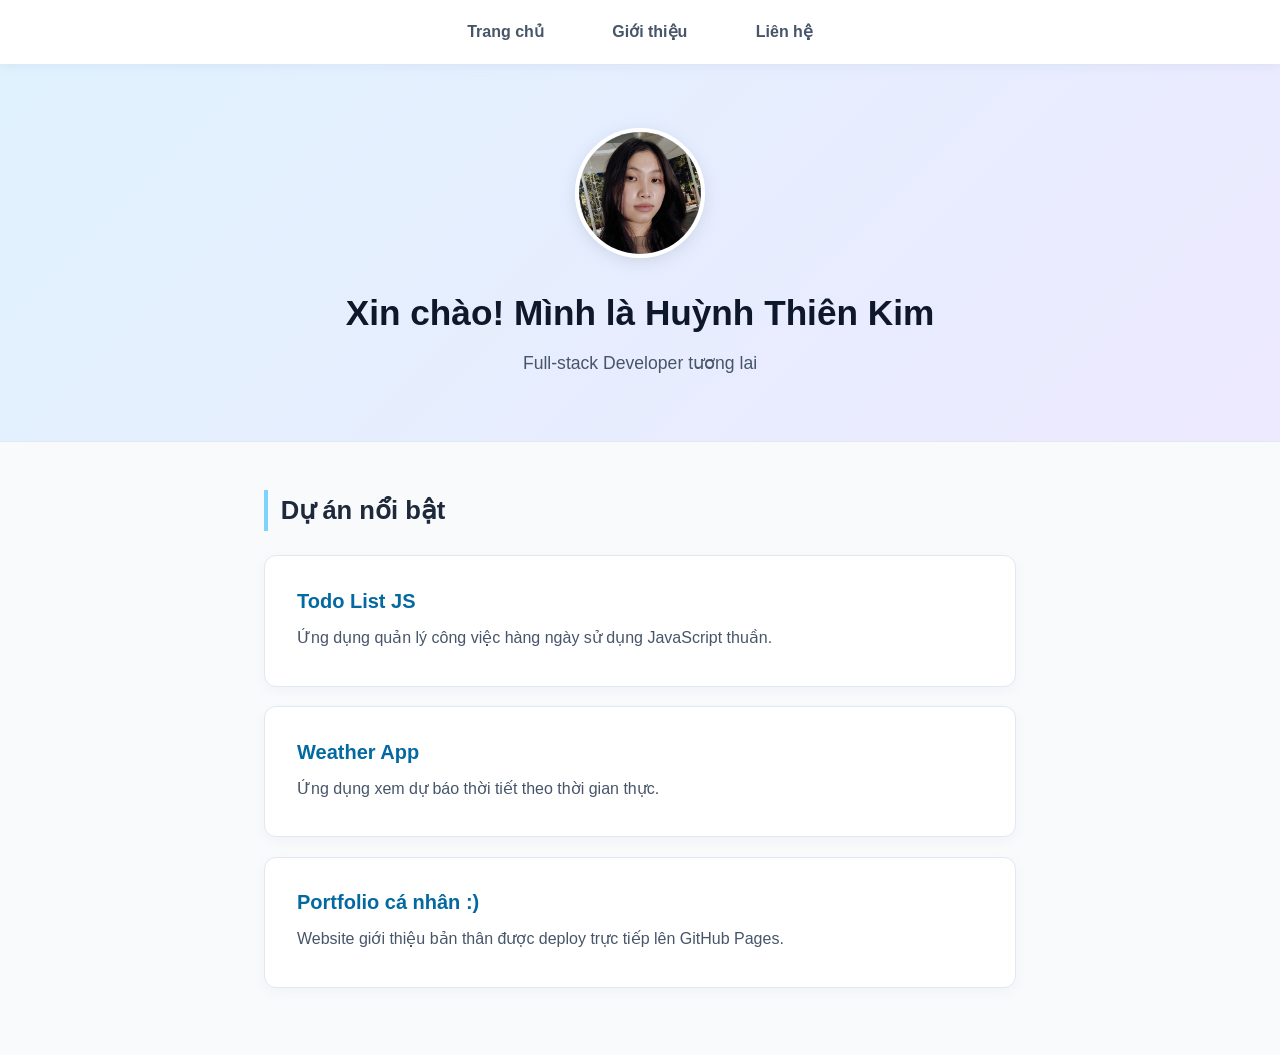
<file: index.html>
<!DOCTYPE html>
<html lang="vi">
<head>
    <meta charset="UTF-8">
    <meta name="viewport" content="width=device-width, initial-scale=1.0">
    <title>Huỳnh Thiên Kim - 241A010059 - Portfolio</title>
    <link rel="stylesheet" href="style.css">
</head>
<body>
    <nav>
        <a href="index.html">Trang chủ</a>
        <a href="about.html">Giới thiệu</a>
        <a href="contact.html">Liên hệ</a>
    </nav>

    <header>
        <img src="avatar.jpg" alt="Ảnh đại diện" class="avatar">
        <h1>Xin chào! Mình là Huỳnh Thiên Kim</h1>
        <p>Full-stack Developer tương lai</p>
    </header>

    <section>
        <h2>Dự án nổi bật</h2>
        <div class="project">
            <h3>Todo List JS</h3>
            <p>Ứng dụng quản lý công việc hàng ngày sử dụng JavaScript thuần.</p>
        </div>
        <div class="project">
            <h3>Weather App</h3>
            <p>Ứng dụng xem dự báo thời tiết theo thời gian thực.</p>
        </div>
        <div class="project">
            <h3>Portfolio cá nhân :)</h3>
            <p>Website giới thiệu bản thân được deploy trực tiếp lên GitHub Pages.</p>
        </div>
    </section>

    <script src="script.js"></script>
</body>
</html>
</file>
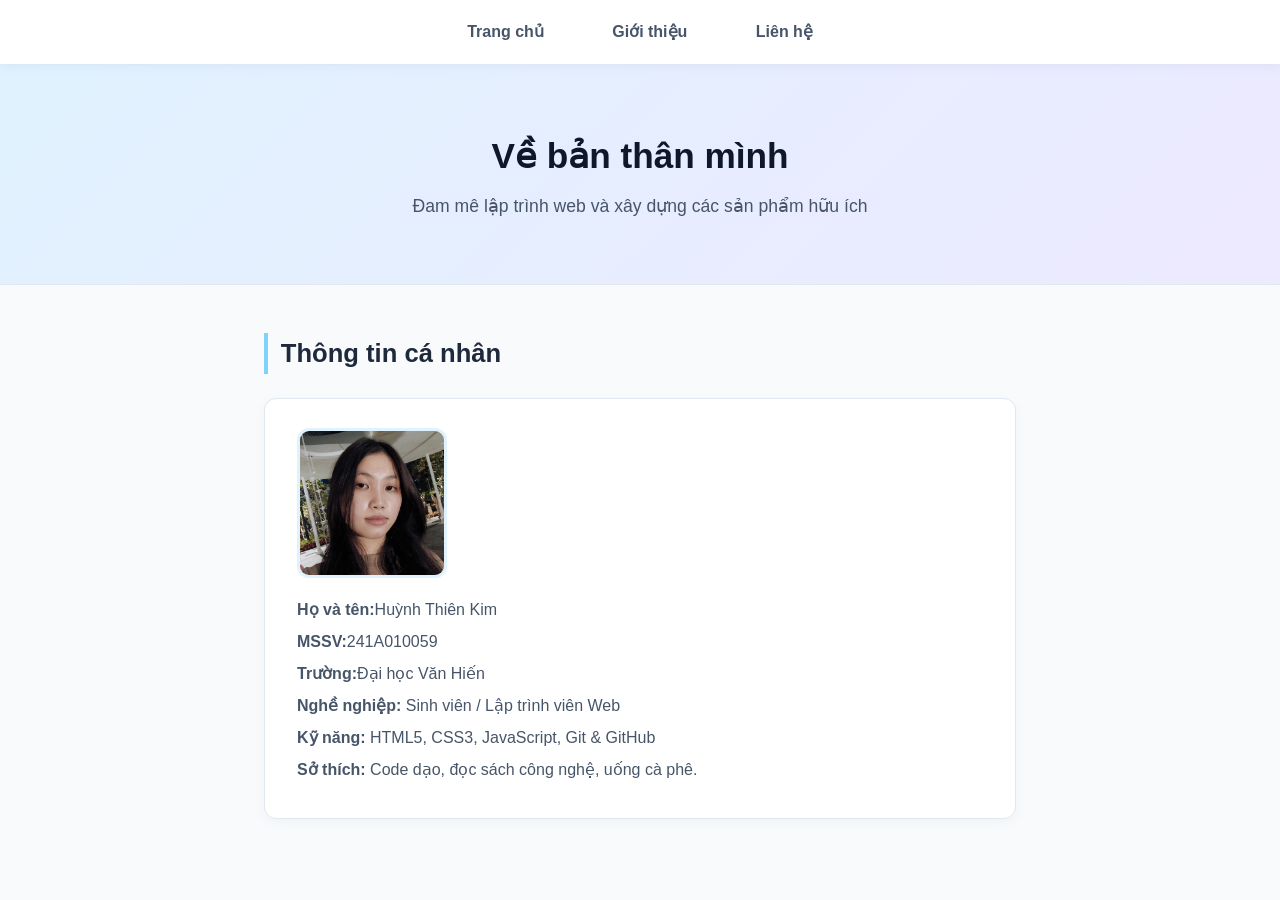
<file: about.html>
<!DOCTYPE html>
<html lang="vi">
<head>
    <meta charset="UTF-8">
    <meta name="viewport" content="width=device-width, initial-scale=1.0">
    <title>Giới thiệu - <!DOCTYPE html>
<html lang="vi">
<head>
    <meta charset="UTF-8">
    <meta name="viewport" content="width=device-width, initial-scale=1.0">
    <title>Giới thiệu - Huỳnh Thiên Kim - 241A010059</title>
    <link rel="stylesheet" href="style.css">
</head>
<body>
    <nav>
        <a href="index.html">Trang chủ</a>
        <a href="about.html">Giới thiệu</a>
        <a href="contact.html">Liên hệ</a>
    </nav>

    <header>
        <h1>Về bản thân mình</h1>
        <p>Đam mê lập trình web và xây dựng các sản phẩm hữu ích</p>
    </header>

    <section>
        <h2>Thông tin cá nhân</h2>
        <div class="project">
            <img src="avatar.jpg" alt="Ảnh chân dung" class="avatar-large">
            <p><strong>Họ và tên:</strong>Huỳnh Thiên Kim</p>
            <p><strong>MSSV:</strong>241A010059</p>
            <p><strong>Trường:</strong>Đại học Văn Hiến</p>
            <p><strong>Nghề nghiệp:</strong> Sinh viên / Lập trình viên Web</p>
            <p><strong>Kỹ năng:</strong> HTML5, CSS3, JavaScript, Git & GitHub</p>
            <p><strong>Sở thích:</strong> Code dạo, đọc sách công nghệ, uống cà phê.</p>
        </div>
    </section>
</body>
</html>
</file>
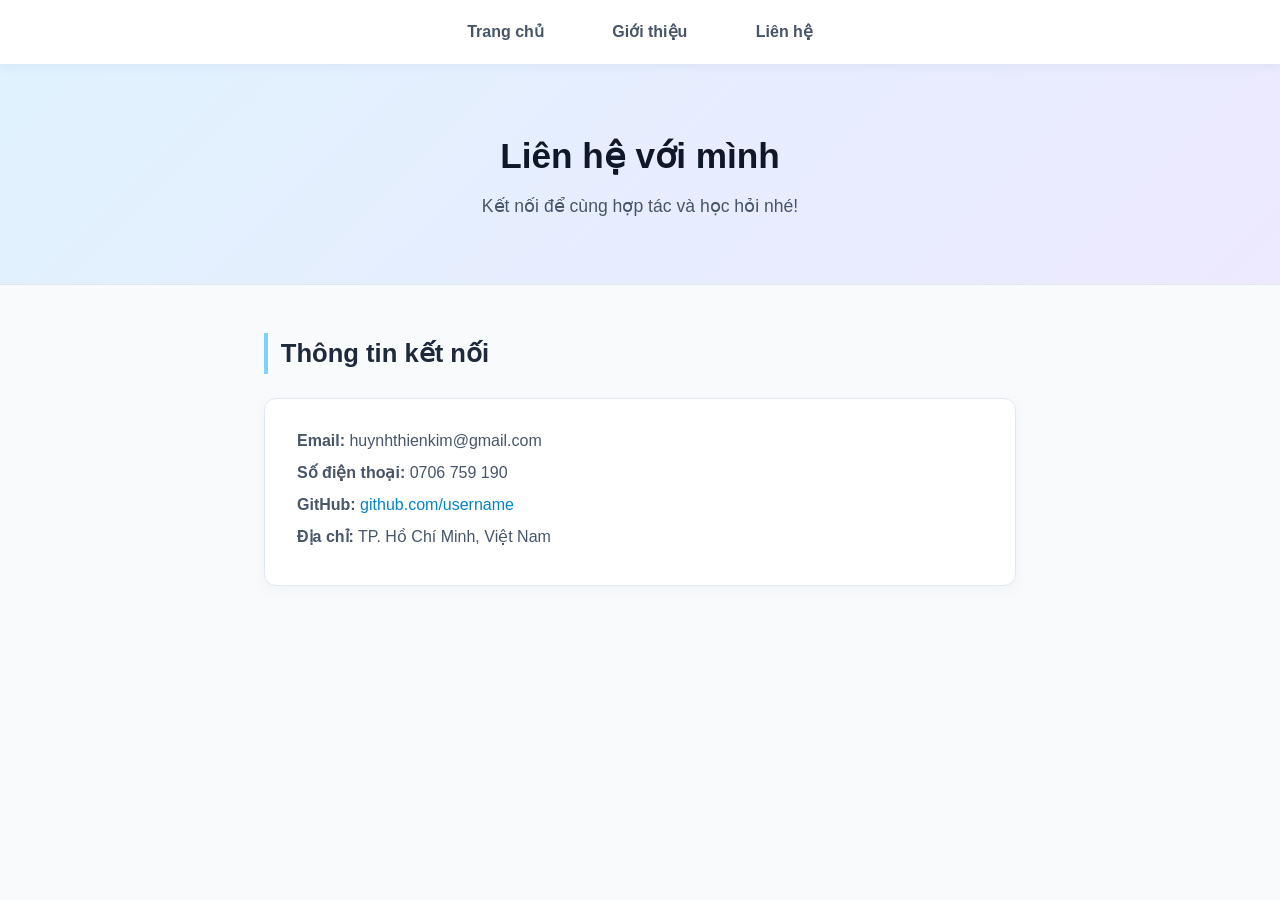
<file: contact.html>
<!DOCTYPE html>
<html lang="vi">
<head>
    <meta charset="UTF-8">
    <meta name="viewport" content="width=device-width, initial-scale=1.0">
    <title>Liên hệ - Huỳnh Thiên Kim</title>
    <link rel="stylesheet" href="style.css">
</head>
<body>
    <nav>
        <a href="index.html">Trang chủ</a>
        <a href="about.html">Giới thiệu</a>
        <a href="contact.html">Liên hệ</a>
    </nav>

    <header>
        <h1>Liên hệ với mình</h1>
        <p>Kết nối để cùng hợp tác và học hỏi nhé!</p>
    </header>

    <section>
        <h2>Thông tin kết nối</h2>
        <div class="project">
            <p><strong>Email:</strong> huynhthienkim@gmail.com</p>
            <p><strong>Số điện thoại:</strong> 0706 759 190</p>
            <p><strong>GitHub:</strong> <a href="https://github.com/lii-uiui/" target="_blank">github.com/username</a></p>
            <p><strong>Địa chỉ:</strong> TP. Hồ Chí Minh, Việt Nam</p>
        </div>
    </section>
</body>
</html>
</file>
<file: style.css>
* { 
    margin: 0; 
    padding: 0; 
    box-sizing: border-box; 
}

body { 
    font-family: 'Segoe UI', Tahoma, Geneva, Verdana, sans-serif; 
    line-height: 1.6; 
    background-color: #F8FAFC; 
    color: #334155; 
}


nav { 
    background-color: #FFFFFF; 
    padding: 1.2rem; 
    text-align: center; 
    box-shadow: 0 2px 10px rgba(148, 163, 184, 0.15);
    position: sticky;
    top: 0;
    z-index: 100;
}

nav a { 
    color: #475569; 
    margin: 0 1.2rem; 
    text-decoration: none; 
    font-weight: 600;
    padding: 0.4rem 0.8rem;
    border-radius: 6px;
    transition: all 0.3s ease;
}

nav a:hover { 
    background-color: #E0F2FE; 
    color: #0284C7; 
}

header { 
    text-align: center; 
    padding: 4rem 2rem; 
    background: linear-gradient(135deg, #E0F2FE 0%, #EDE9FE 100%); 
    color: #1E293B; 
    border-bottom: 1px solid #E2E8F0;
}

header h1 {
    font-size: 2.2rem;
    color: #0F172A;
    margin-bottom: 0.5rem;
}

header p {
    font-size: 1.1rem;
    color: #475569;
    font-weight: 500;
}

.avatar {
    width: 130px;
    height: 130px;
    border-radius: 50%;
    object-fit: cover;
    border: 4px solid #FFFFFF;
    box-shadow: 0 4px 15px rgba(148, 163, 184, 0.3);
    margin-bottom: 1.2rem;
}

.avatar-large {
    width: 150px;
    height: 150px;
    border-radius: 12px;
    object-fit: cover;
    border: 3px solid #E0F2FE;
    margin-bottom: 1.2rem;
    display: block;
}

section { 
    padding: 3rem 1.5rem; 
    max-width: 800px; 
    margin: 0 auto; 
}

section h2 {
    color: #1E293B;
    margin-bottom: 1.5rem;
    font-size: 1.6rem;
    border-left: 4px solid #7DD3FC; 
    padding-left: 0.8rem;
}

.project { 
    background-color: #FFFFFF; 
    padding: 1.8rem 2rem; 
    margin: 1.2rem 0; 
    border-radius: 12px; 
    border: 1px solid #E2E8F0;
    box-shadow: 0 4px 12px rgba(148, 163, 184, 0.08); 
    transition: transform 0.2s ease, box-shadow 0.2s ease;
}

.project:hover {
    transform: translateY(-3px);
    box-shadow: 0 8px 20px rgba(148, 163, 184, 0.16);
    border-color: #BAE6FD;
}

.project h3 { 
    margin-bottom: 0.5rem; 
    color: #0369A1; 
    font-size: 1.25rem;
}

.project p {
    color: #475569;
    margin-bottom: 0.4rem;
}

.project a {
    color: #0284C7;
    text-decoration: none;
    font-weight: 500;
}

.project a:hover {
    text-decoration: underline;
}
</file>
